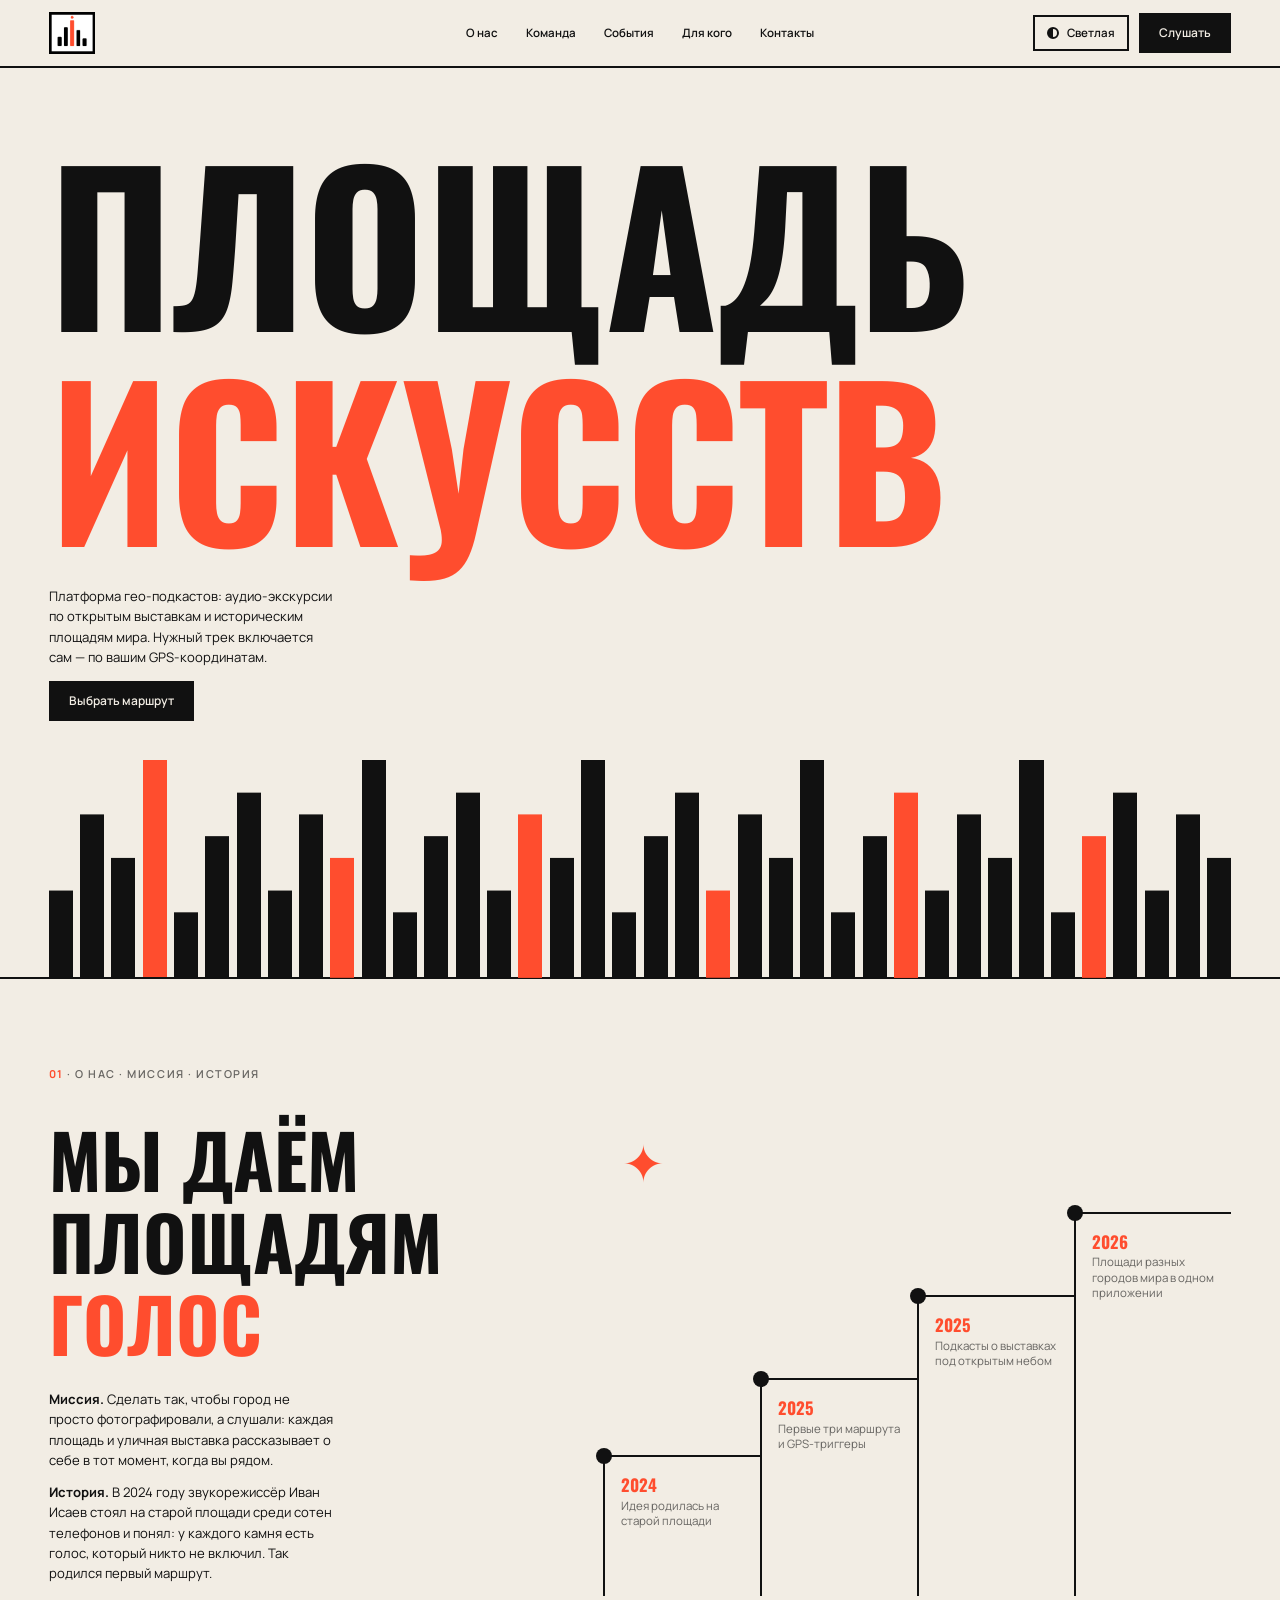
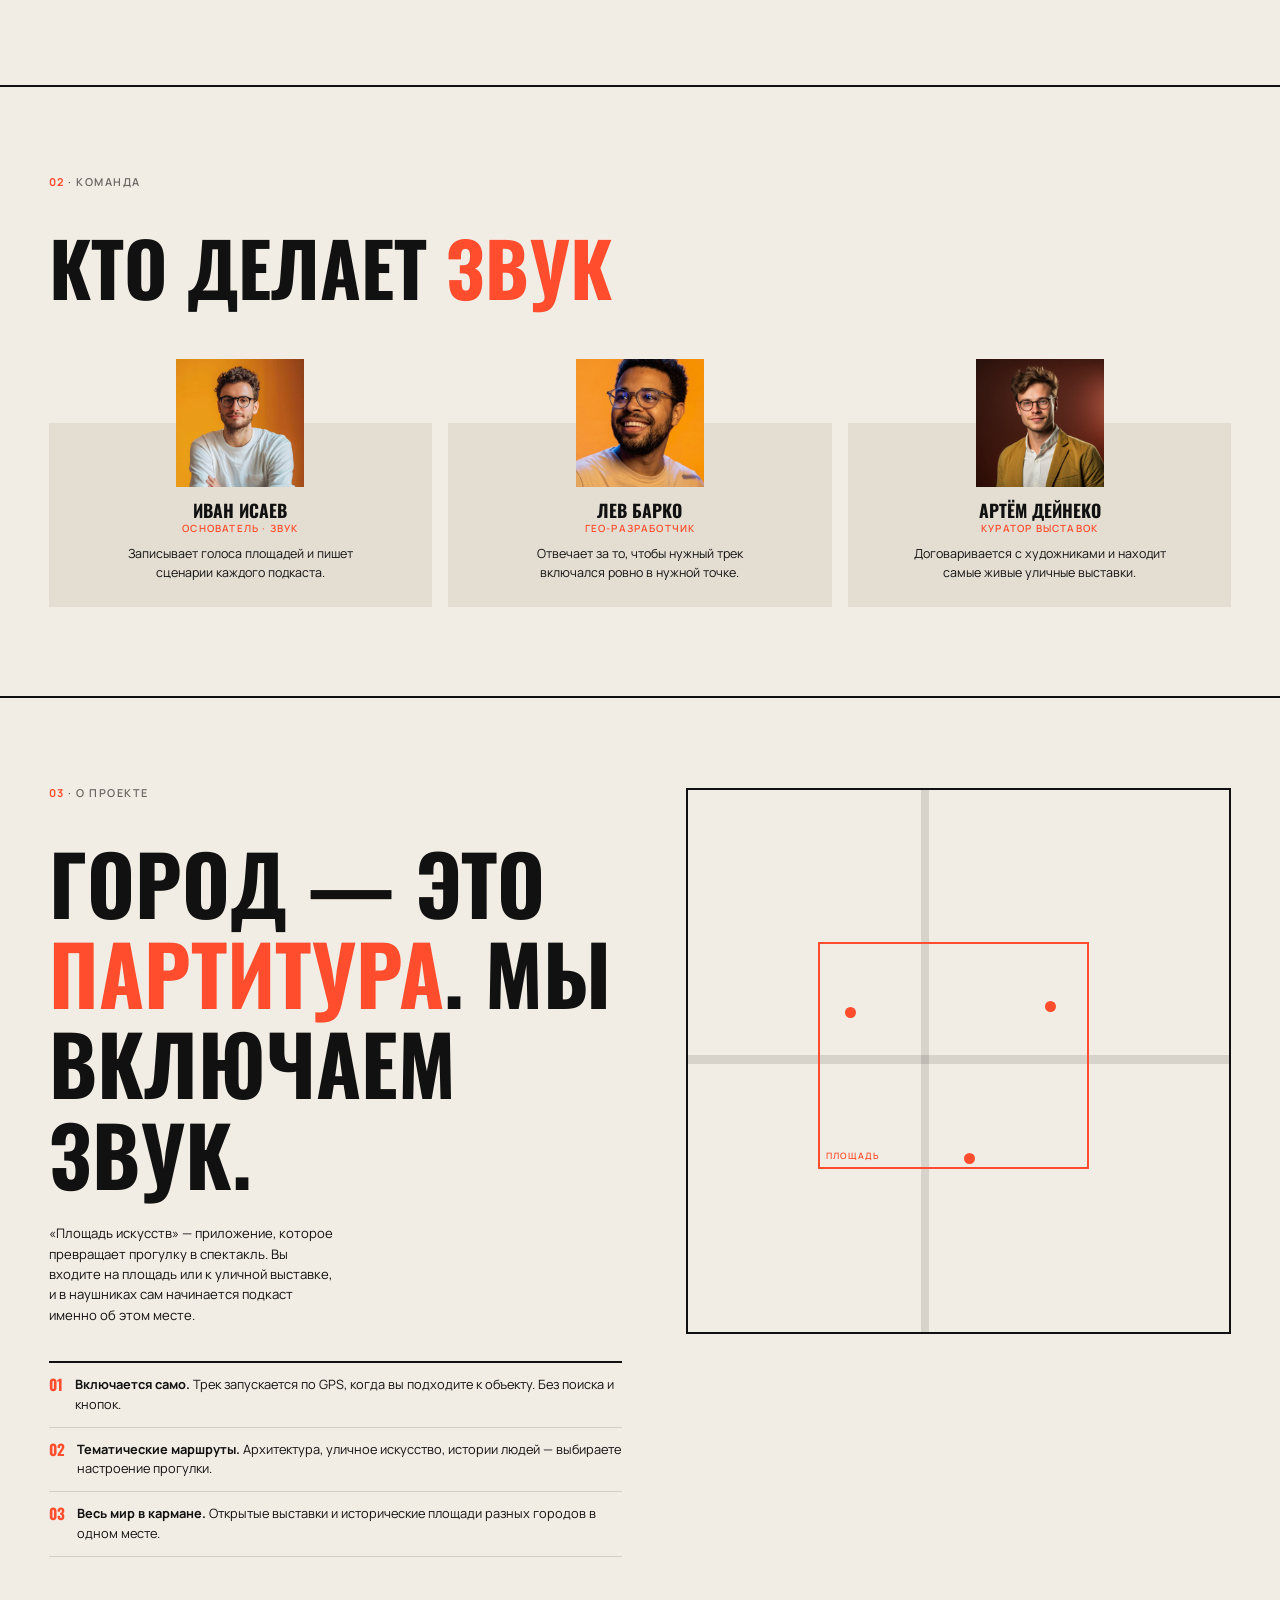
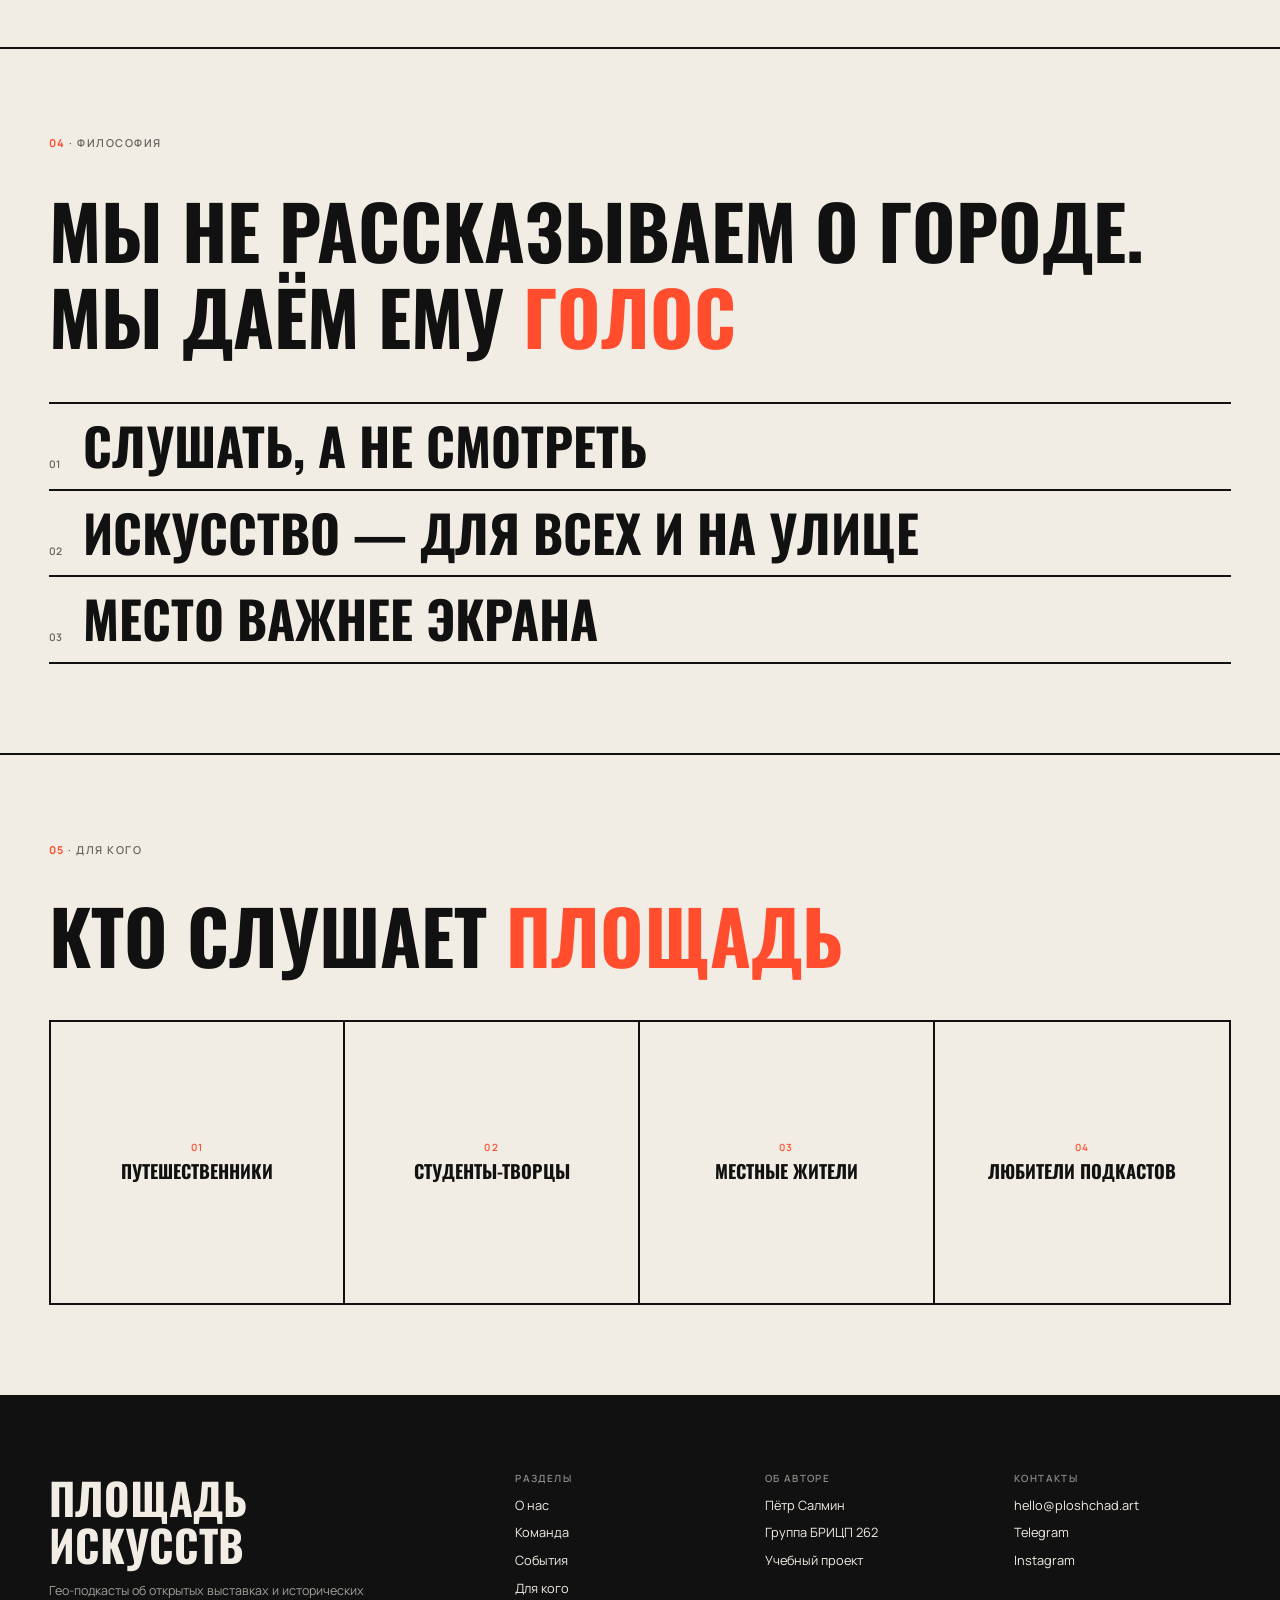
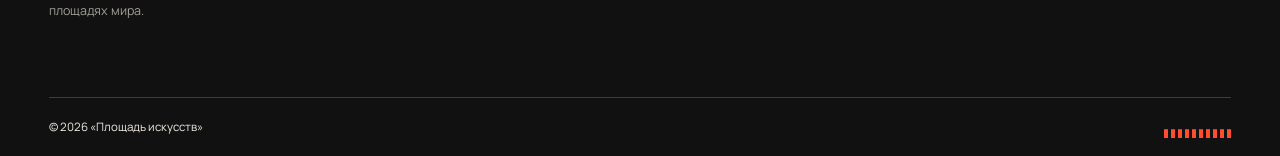
<file: index.html>
<!DOCTYPE html>
<html lang="ru">
<head>
  <meta charset="utf-8">
  <meta name="viewport" content="width=device-width, initial-scale=1, viewport-fit=cover">
  <title>Площадь искусств</title>
  <link rel="stylesheet" href="css/style.css">
</head>
<body>

  <input
    type="checkbox"
    id="theme"
    class="tg"
    aria-label="Включить светлую тему"
  >

  <header>
    <a class="logo" href="#top">
      <img class="logo-light" src="img/Frame 39.png" alt="Площадь искусств">
      <img class="logo-dark" src="img/Frame 40.png" alt="Площадь искусств">
    </a>

    <nav>
      <a href="#about">О нас</a>
      <a href="#team">Команда</a>
      <a href="#project">События</a>
      <a href="#audience">Для кого</a>
      <a href="#footer">Контакты</a>
    </nav>

    <div class="hr">
      <label class="theme" for="theme">
        <i></i>
        <span class="t1">Светлая</span>
        <span class="t2">Тёмная</span>
      </label>
      <a class="btn" href="#project">Слушать</a>
    </div>
  </header>

  <section class="hero" id="top">
    <div class="hm" tabindex="0">
      <h1>
        <span>Площадь</span>
        <span>Искусств</span>
      </h1>

      <p>
        Платформа гео-подкастов: аудио-экскурсии по открытым выставкам и
        историческим площадям мира. Нужный трек включается сам —
        по вашим GPS-координатам.
      </p>

      <a class="btn" href="#project">Выбрать маршрут</a>

      <div class="eq" aria-hidden="true">
        <i></i><i></i><i></i><i></i><i></i><i></i><i></i><i></i>
        <i></i><i></i><i></i><i></i><i></i><i></i><i></i><i></i>
        <i></i><i></i><i></i><i></i><i></i><i></i><i></i><i></i>
        <i></i><i></i><i></i><i></i><i></i><i></i><i></i><i></i>
        <i></i><i></i><i></i><i></i><i></i><i></i>
      </div>
    </div>
  </section>

  <section id="about">
    <p class="k"><b>01</b> · О нас · миссия · история</p>

    <div class="abt">
      <div class="l">
        <h2>Мы даём площадям<br><em>голос</em></h2>

        <div class="txt">
          <p>
            <strong>Миссия.</strong> Сделать так, чтобы город не просто
            фотографировали, а слушали: каждая площадь и уличная выставка
            рассказывает о себе в тот момент, когда вы рядом.
          </p>
          <p>
            <strong>История.</strong> В 2024 году звукорежиссёр Иван Исаев
            стоял на старой площади среди сотен телефонов и понял: у каждого
            камня есть голос, который никто не включил. Так родился первый
            маршрут.
          </p>
        </div>
      </div>

      <div class="r">
        <span class="star" aria-hidden="true">✦</span>

        <ol class="tl">
          <li>
            <span class="d"></span>
            <b>2024</b>
            <small>Идея родилась на старой площади</small>
          </li>
          <li>
            <span class="d"></span>
            <b>2025</b>
            <small>Первые три маршрута и GPS-триггеры</small>
          </li>
          <li>
            <span class="d"></span>
            <b>2025</b>
            <small>Подкасты о выставках под открытым небом</small>
          </li>
          <li>
            <span class="d"></span>
            <b>2026</b>
            <small>Площади разных городов мира в одном приложении</small>
          </li>
        </ol>
      </div>
    </div>
  </section>

  <section id="team">
    <p class="k"><b>02</b> · Команда</p>
    <h2>Кто делает <em>звук</em></h2>

    <div class="team">
      <div class="person">
        <img class="ph" src="img/ivan-isaev.jpg" alt="Иван Исаев">
        <h3>Иван Исаев</h3>
        <small>Основатель · звук</small>
        <p>Записывает голоса площадей и пишет сценарии каждого подкаста.</p>
      </div>

      <div class="person">
        <img class="ph" src="img/лев-барко.jpg" alt="Лев Барко">
        <h3>Лев Барко</h3>
        <small>Гео-разработчик</small>
        <p>Отвечает за то, чтобы нужный трек включался ровно в нужной точке.</p>
      </div>

      <div class="person">
        <img class="ph" src="img/артём-дейнеко.jpg" alt="Артём Дейнеко">
        <h3>Артём Дейнеко</h3>
        <small>Куратор выставок</small>
        <p>Договаривается с художниками и находит самые живые уличные выставки.</p>
      </div>
    </div>
  </section>

  <section id="project">
    <div class="two">
      <div>
        <p class="k"><b>03</b> · О проекте</p>
        <h2>Город — это <em>партитура</em>. Мы включаем звук.</h2>

        <p class="txt">
          «Площадь искусств» — приложение, которое превращает прогулку
          в спектакль. Вы входите на площадь или к уличной выставке,
          и в наушниках сам начинается подкаст именно об этом месте.
        </p>

        <ul class="utp">
          <li>
            <b>01</b>
            <span><strong>Включается само.</strong> Трек запускается по GPS,
            когда вы подходите к объекту. Без поиска и кнопок.</span>
          </li>
          <li>
            <b>02</b>
            <span><strong>Тематические маршруты.</strong> Архитектура,
            уличное искусство, истории людей — выбираете настроение прогулки.</span>
          </li>
          <li>
            <b>03</b>
            <span><strong>Весь мир в кармане.</strong> Открытые выставки
            и исторические площади разных городов в одном месте.</span>
          </li>
        </ul>
      </div>

      <div class="map" aria-label="Карта маршрута">
        <div class="s s1"></div>
        <div class="s s2"></div>
        <div class="sq">ПЛОЩАДЬ</div>

        <div class="pin" tabindex="0" style="top:41%; left:30%">
          <span class="dot"></span>
          <span class="card">
            <b>Голоса площади</b>
            <small>14 мин · в 320 м от вас</small>
            <span class="play">▶ Play</span>
          </span>
        </div>

        <div class="pin" tabindex="0" style="top:40%; left:67%">
          <span class="dot"></span>
          <span class="card">
            <b>Эхо фонтанов</b>
            <small>9 мин · в 540 м от вас</small>
            <span class="play">▶ Play</span>
          </span>
        </div>

        <div class="pin" tabindex="0" style="top:68%; left:52%">
          <span class="dot"></span>
          <span class="card">
            <b>Ночной обход</b>
            <small>21 мин · в 900 м от вас</small>
            <span class="play">▶ Play</span>
          </span>
        </div>
      </div>
    </div>
  </section>

  <section class="phil" id="philosophy">
    <p class="k"><b>04</b> · Философия</p>
    <h2>Мы не рассказываем о городе.<br>Мы даём ему <em>голос</em></h2>

    <ul>
      <li><span>01</span><div>Слушать, а не смотреть</div></li>
      <li><span>02</span><div>Искусство — для всех и на улице</div></li>
      <li><span>03</span><div>Место важнее экрана</div></li>
    </ul>
  </section>

    <section id="audience">
    <p class="k"><b>05</b> · Для кого</p>
    <h2>Кто слушает <em>площадь</em></h2>

    <div class="aud">
      <div class="aud-card">
        <img class="aud-img" src="img/travellers.jpg" alt="Путешественники">
        <div class="aud-content">
          <b class="aud-num">01</b>
          <div class="aud-info">
            <h3>Путешественники</h3>
            <p>Хотят понять город, а не просто отметить его в списке.</p>
          </div>
        </div>
      </div>

      <div class="aud-card">
        <img class="aud-img" src="img/students.jpg" alt="Студенты-творцы">
        <div class="aud-content">
          <b class="aud-num">02</b>
          <div class="aud-info">
            <h3>Студенты-творцы</h3>
            <p>Дизайнеры, архитекторы и искусствоведы ищут живые референсы.</p>
          </div>
        </div>
      </div>

      <div class="aud-card">
        <img class="aud-img" src="img/mestnie.jpg" alt="Местные жители">
        <div class="aud-content">
          <b class="aud-num">03</b>
          <div class="aud-info">
            <h3>Местные жители</h3>
            <p>Открывают знакомый двор по-новому по дороге на работу.</p>
          </div>
        </div>
      </div>

      <div class="aud-card">
        <img class="aud-img" src="img/podkasts.jpg" alt="Любители подкастов">
        <div class="aud-content">
          <b class="aud-num">04</b>
          <div class="aud-info">
            <h3>Любители подкастов</h3>
            <p>Ценят истории, которые можно слушать на ходу.</p>
          </div>
        </div>
      </div>
    </div>
  </section>

  <footer id="footer">
    <div class="fc">
      <div>
        <div class="o">Площадь<br>искусств</div>
        <p class="sub">Гео-подкасты об открытых выставках и исторических площадях мира.</p>
      </div>

      <div>
        <h4>Разделы</h4>
        <ul>
          <li><a href="#about">О нас</a></li>
          <li><a href="#team">Команда</a></li>
          <li><a href="#project">События</a></li>
          <li><a href="#audience">Для кого</a></li>
        </ul>
      </div>

      <div>
        <h4>Об авторе</h4>
        <ul>
          <li>Пётр Салмин</li>
          <li>Группа БРИЦП 262</li>
          <li>Учебный проект</li>
        </ul>
      </div>

      <div>
        <h4>Контакты</h4>
        <ul>
          <li><a href="#top">hello@ploshchad.art</a></li>
          <li><a href="#top">Telegram</a></li>
          <li><a href="#top">Instagram</a></li>
        </ul>
      </div>
    </div>

    <div class="fb">
      <span>© 2026 «Площадь искусств»</span>
      <span class="mini" aria-hidden="true">
        <i></i><i></i><i></i><i></i><i></i><i></i><i></i><i></i><i></i><i></i>
      </span>
    </div>
  </footer>

</body>
</html>
</file>
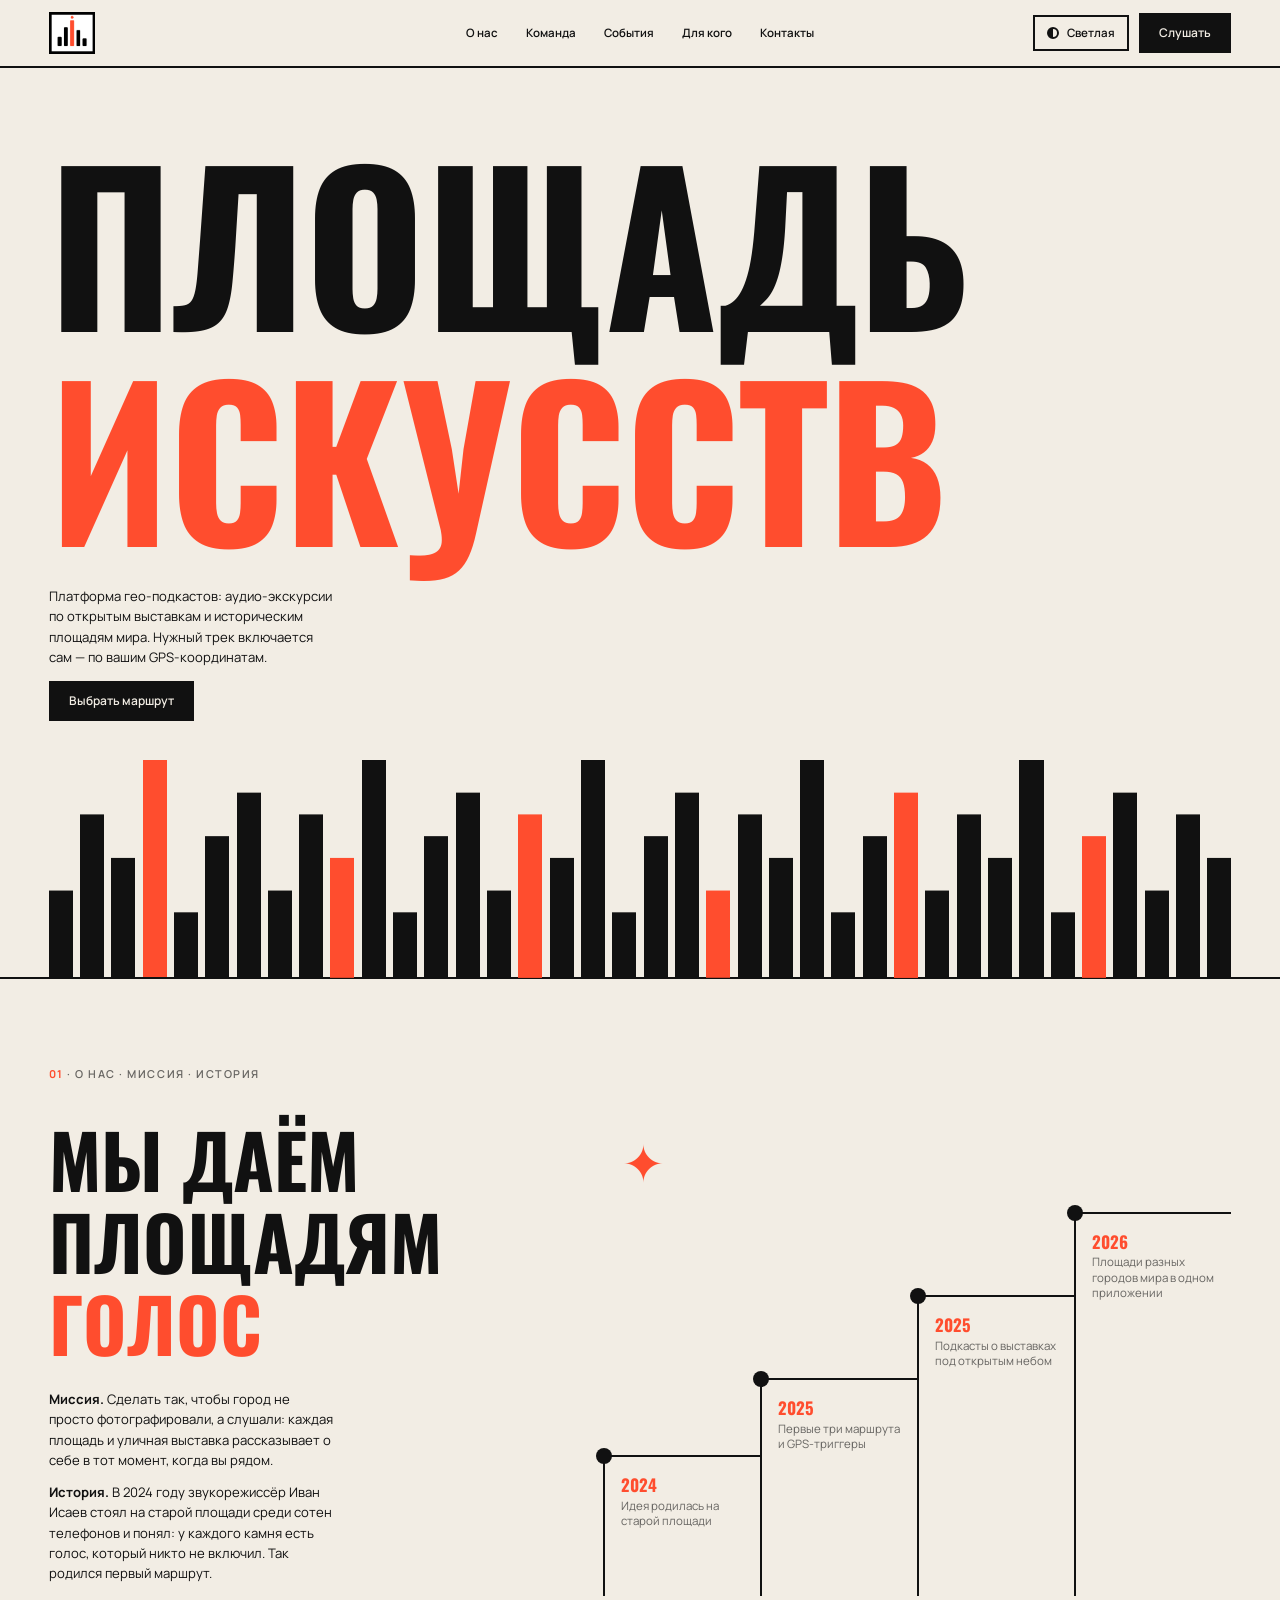
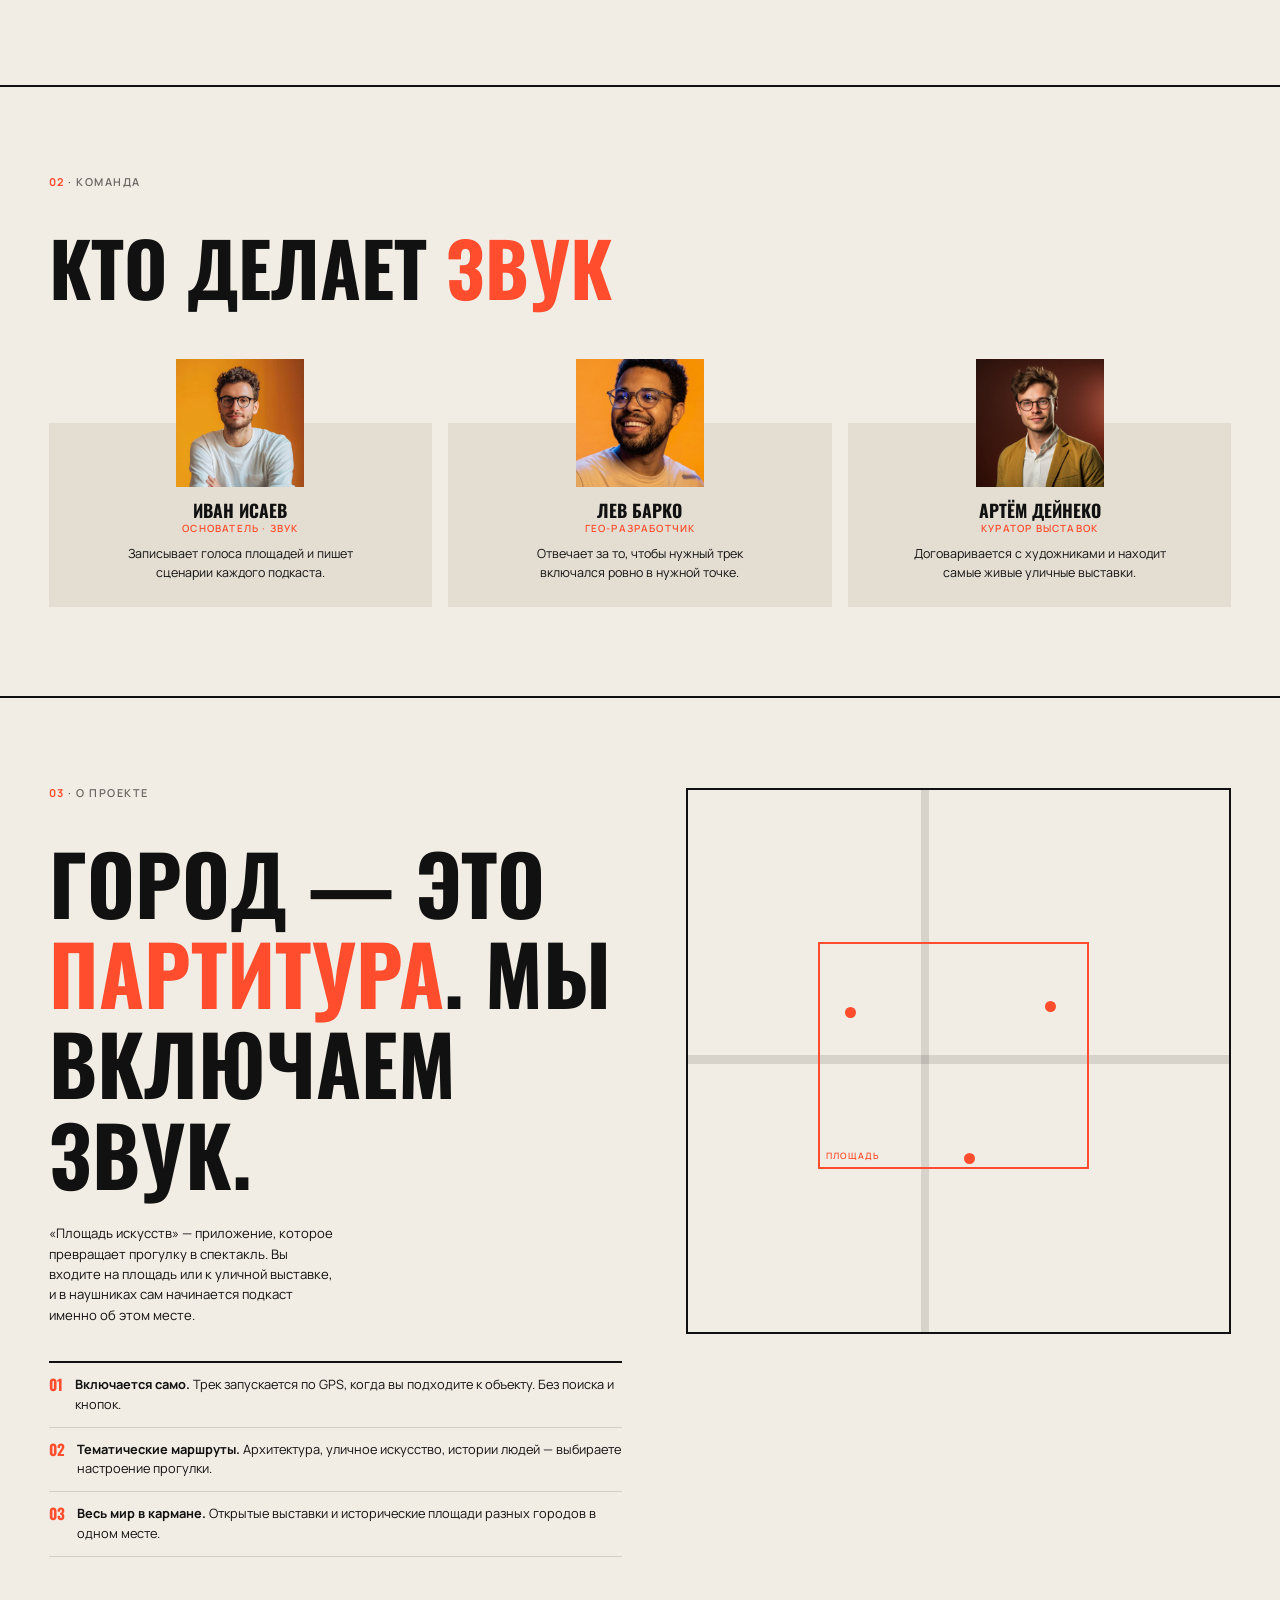
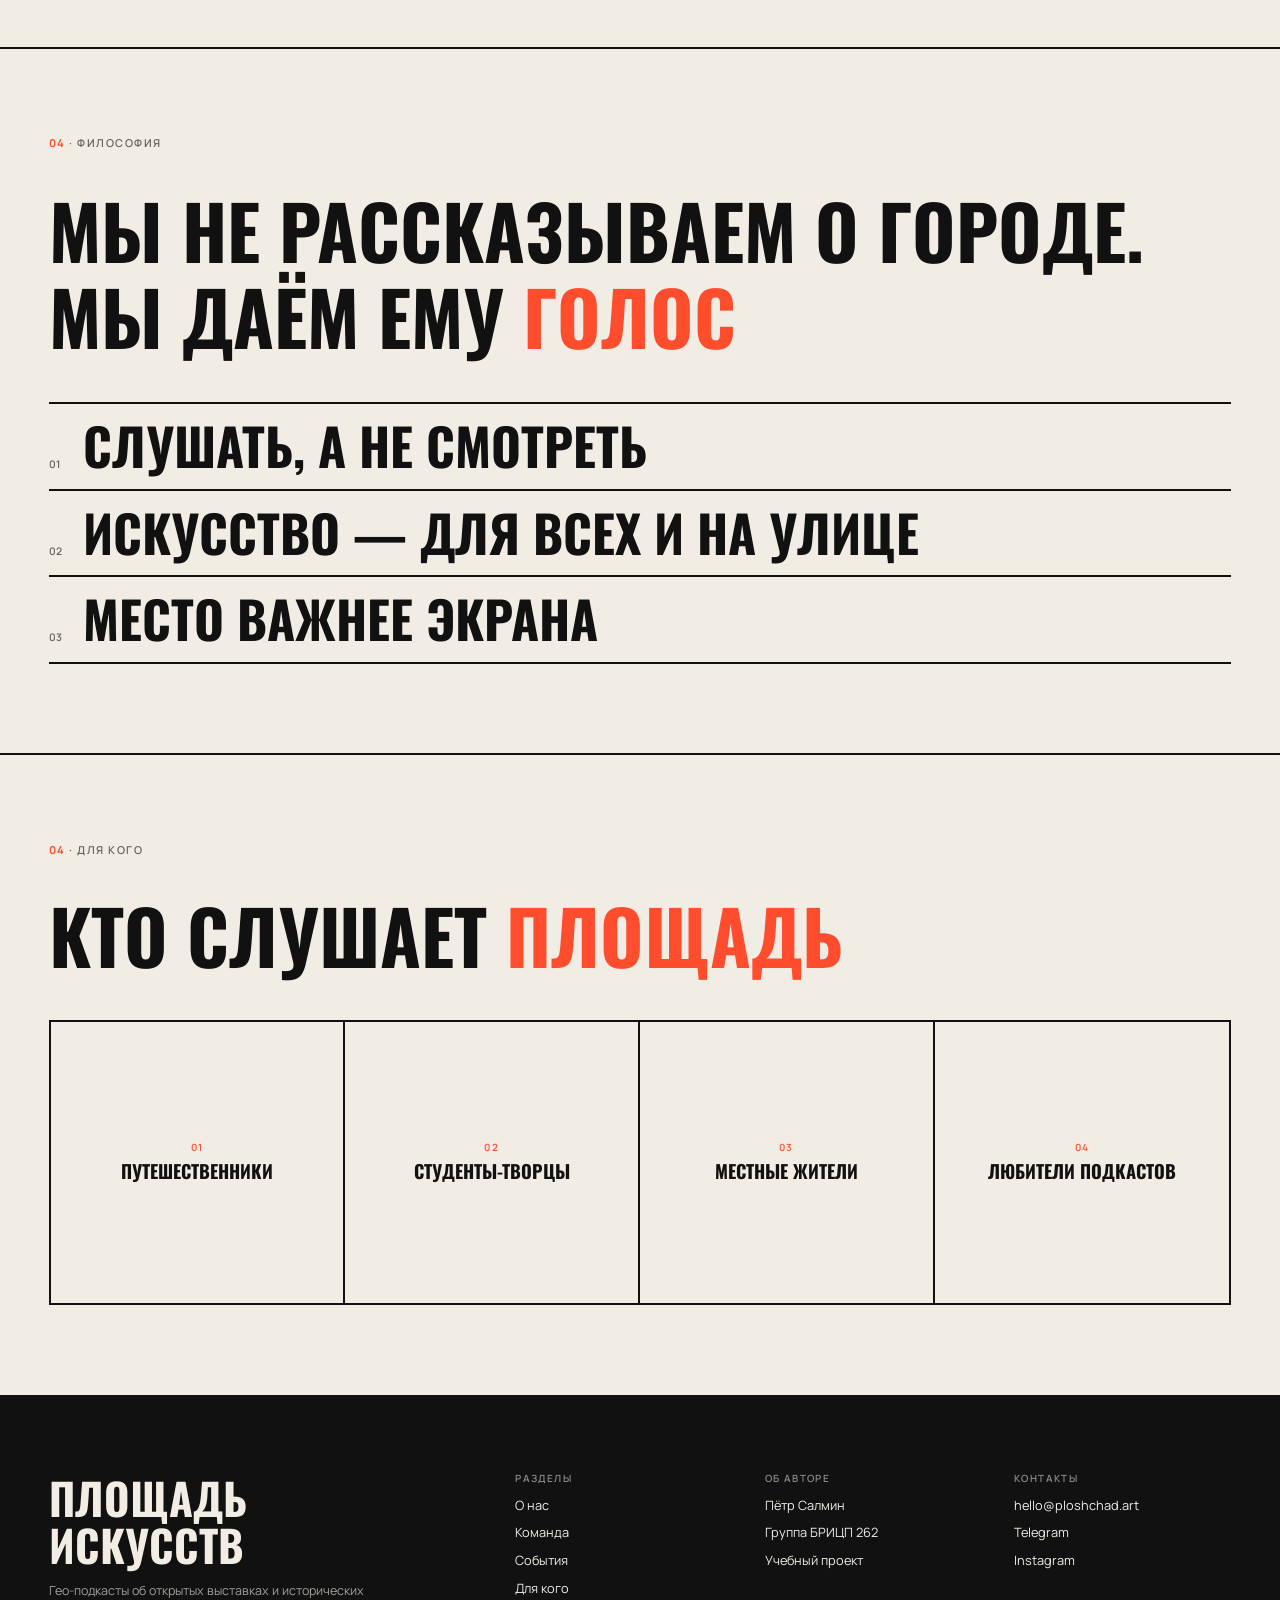
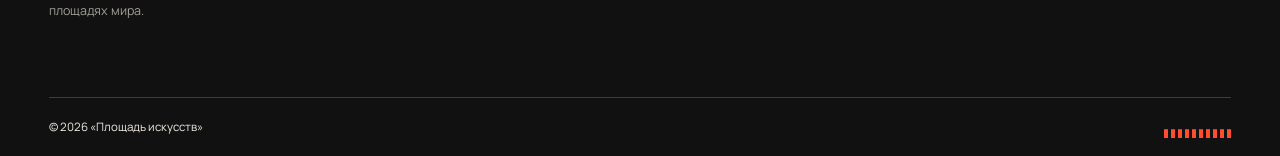
<file: main.html>
<!DOCTYPE html>
<html lang="ru">
<head>
  <meta charset="utf-8">
  <meta name="viewport" content="width=device-width, initial-scale=1, viewport-fit=cover">
  <title>Площадь искусств</title>
  <link rel="stylesheet" href="css/style.css">
</head>
<body>

  <input
    type="checkbox"
    id="theme"
    class="tg"
    aria-label="Включить светлую тему"
  >

  <header>
    <a class="logo" href="#top">
      <img class="logo-light" src="img/Frame 39.png" alt="Площадь искусств">
      <img class="logo-dark" src="img/Frame 40.png" alt="Площадь искусств">
    </a>

    <nav>
      <a href="#about">О нас</a>
      <a href="#team">Команда</a>
      <a href="#project">События</a>
      <a href="#audience">Для кого</a>
      <a href="#footer">Контакты</a>
    </nav>

    <div class="hr">
      <label class="theme" for="theme">
        <i></i>
        <span class="t1">Светлая</span>
        <span class="t2">Тёмная</span>
      </label>
      <a class="btn" href="#project">Слушать</a>
    </div>
  </header>

  <section class="hero" id="top">
    <div class="hm" tabindex="0">
      <h1>
        <span>Площадь</span>
        <span>Искусств</span>
      </h1>

      <p>
        Платформа гео-подкастов: аудио-экскурсии по открытым выставкам и
        историческим площадям мира. Нужный трек включается сам —
        по вашим GPS-координатам.
      </p>

      <a class="btn" href="#project">Выбрать маршрут</a>

      <div class="eq" aria-hidden="true">
        <i></i><i></i><i></i><i></i><i></i><i></i><i></i><i></i>
        <i></i><i></i><i></i><i></i><i></i><i></i><i></i><i></i>
        <i></i><i></i><i></i><i></i><i></i><i></i><i></i><i></i>
        <i></i><i></i><i></i><i></i><i></i><i></i><i></i><i></i>
        <i></i><i></i><i></i><i></i><i></i><i></i>
      </div>
    </div>
  </section>

  <section id="about">
    <p class="k"><b>01</b> · О нас · миссия · история</p>

    <div class="abt">
      <div class="l">
        <h2>Мы даём площадям<br><em>голос</em></h2>

        <div class="txt">
          <p>
            <strong>Миссия.</strong> Сделать так, чтобы город не просто
            фотографировали, а слушали: каждая площадь и уличная выставка
            рассказывает о себе в тот момент, когда вы рядом.
          </p>
          <p>
            <strong>История.</strong> В 2024 году звукорежиссёр Иван Исаев
            стоял на старой площади среди сотен телефонов и понял: у каждого
            камня есть голос, который никто не включил. Так родился первый
            маршрут.
          </p>
        </div>
      </div>

      <div class="r">
        <span class="star" aria-hidden="true">✦</span>

        <ol class="tl">
          <li>
            <span class="d"></span>
            <b>2024</b>
            <small>Идея родилась на старой площади</small>
          </li>
          <li>
            <span class="d"></span>
            <b>2025</b>
            <small>Первые три маршрута и GPS-триггеры</small>
          </li>
          <li>
            <span class="d"></span>
            <b>2025</b>
            <small>Подкасты о выставках под открытым небом</small>
          </li>
          <li>
            <span class="d"></span>
            <b>2026</b>
            <small>Площади разных городов мира в одном приложении</small>
          </li>
        </ol>
      </div>
    </div>
  </section>

  <section id="team">
    <p class="k"><b>02</b> · Команда</p>
    <h2>Кто делает <em>звук</em></h2>

    <div class="team">
      <div class="person">
        <img class="ph" src="img/ivan-isaev.jpg" alt="Иван Исаев">
        <h3>Иван Исаев</h3>
        <small>Основатель · звук</small>
        <p>Записывает голоса площадей и пишет сценарии каждого подкаста.</p>
      </div>

      <div class="person">
        <img class="ph" src="img/лев-барко.jpg" alt="Лев Барко">
        <h3>Лев Барко</h3>
        <small>Гео-разработчик</small>
        <p>Отвечает за то, чтобы нужный трек включался ровно в нужной точке.</p>
      </div>

      <div class="person">
        <img class="ph" src="img/артём-дейнеко.jpg" alt="Артём Дейнеко">
        <h3>Артём Дейнеко</h3>
        <small>Куратор выставок</small>
        <p>Договаривается с художниками и находит самые живые уличные выставки.</p>
      </div>
    </div>
  </section>

  <section id="project">
    <div class="two">
      <div>
        <p class="k"><b>03</b> · О проекте</p>
        <h2>Город — это <em>партитура</em>. Мы включаем звук.</h2>

        <p class="txt">
          «Площадь искусств» — приложение, которое превращает прогулку
          в спектакль. Вы входите на площадь или к уличной выставке,
          и в наушниках сам начинается подкаст именно об этом месте.
        </p>

        <ul class="utp">
          <li>
            <b>01</b>
            <span><strong>Включается само.</strong> Трек запускается по GPS,
            когда вы подходите к объекту. Без поиска и кнопок.</span>
          </li>
          <li>
            <b>02</b>
            <span><strong>Тематические маршруты.</strong> Архитектура,
            уличное искусство, истории людей — выбираете настроение прогулки.</span>
          </li>
          <li>
            <b>03</b>
            <span><strong>Весь мир в кармане.</strong> Открытые выставки
            и исторические площади разных городов в одном месте.</span>
          </li>
        </ul>
      </div>

      <div class="map" aria-label="Карта маршрута">
        <div class="s s1"></div>
        <div class="s s2"></div>
        <div class="sq">ПЛОЩАДЬ</div>

        <div class="pin" tabindex="0" style="top:41%; left:30%">
          <span class="dot"></span>
          <span class="card">
            <b>Голоса площади</b>
            <small>14 мин · в 320 м от вас</small>
            <span class="play">▶ Play</span>
          </span>
        </div>

        <div class="pin" tabindex="0" style="top:40%; left:67%">
          <span class="dot"></span>
          <span class="card">
            <b>Эхо фонтанов</b>
            <small>9 мин · в 540 м от вас</small>
            <span class="play">▶ Play</span>
          </span>
        </div>

        <div class="pin" tabindex="0" style="top:68%; left:52%">
          <span class="dot"></span>
          <span class="card">
            <b>Ночной обход</b>
            <small>21 мин · в 900 м от вас</small>
            <span class="play">▶ Play</span>
          </span>
        </div>
      </div>
    </div>
  </section>

  <section class="phil" id="philosophy">
    <p class="k"><b>04</b> · Философия</p>
    <h2>Мы не рассказываем о городе.<br>Мы даём ему <em>голос</em></h2>

    <ul>
      <li><span>01</span><div>Слушать, а не смотреть</div></li>
      <li><span>02</span><div>Искусство — для всех и на улице</div></li>
      <li><span>03</span><div>Место важнее экрана</div></li>
    </ul>
  </section>

    <section id="audience">
    <p class="k"><b>04</b> · Для кого</p>
    <h2>Кто слушает <em>площадь</em></h2>

    <div class="aud">
      <div class="aud-card">
        <img class="aud-img" src="img/travellers.jpg" alt="Путешественники">
        <div class="aud-content">
          <b class="aud-num">01</b>
          <div class="aud-info">
            <h3>Путешественники</h3>
            <p>Хотят понять город, а не просто отметить его в списке.</p>
          </div>
        </div>
      </div>

      <div class="aud-card">
        <img class="aud-img" src="img/students.jpg" alt="Студенты-творцы">
        <div class="aud-content">
          <b class="aud-num">02</b>
          <div class="aud-info">
            <h3>Студенты-творцы</h3>
            <p>Дизайнеры, архитекторы и искусствоведы ищут живые референсы.</p>
          </div>
        </div>
      </div>

      <div class="aud-card">
        <img class="aud-img" src="img/mestnie.jpg" alt="Местные жители">
        <div class="aud-content">
          <b class="aud-num">03</b>
          <div class="aud-info">
            <h3>Местные жители</h3>
            <p>Открывают знакомый двор по-новому по дороге на работу.</p>
          </div>
        </div>
      </div>

      <div class="aud-card">
        <img class="aud-img" src="img/podkasts.jpg" alt="Любители подкастов">
        <div class="aud-content">
          <b class="aud-num">04</b>
          <div class="aud-info">
            <h3>Любители подкастов</h3>
            <p>Ценят истории, которые можно слушать на ходу.</p>
          </div>
        </div>
      </div>
    </div>
  </section>

  <footer id="footer">
    <div class="fc">
      <div>
        <div class="o">Площадь<br>искусств</div>
        <p class="sub">Гео-подкасты об открытых выставках и исторических площадях мира.</p>
      </div>

      <div>
        <h4>Разделы</h4>
        <ul>
          <li><a href="#about">О нас</a></li>
          <li><a href="#team">Команда</a></li>
          <li><a href="#project">События</a></li>
          <li><a href="#audience">Для кого</a></li>
        </ul>
      </div>

      <div>
        <h4>Об авторе</h4>
        <ul>
          <li>Пётр Салмин</li>
          <li>Группа БРИЦП 262</li>
          <li>Учебный проект</li>
        </ul>
      </div>

      <div>
        <h4>Контакты</h4>
        <ul>
          <li><a href="#top">hello@ploshchad.art</a></li>
          <li><a href="#top">Telegram</a></li>
          <li><a href="#top">Instagram</a></li>
        </ul>
      </div>
    </div>

    <div class="fb">
      <span>© 2026 «Площадь искусств»</span>
      <span class="mini" aria-hidden="true">
        <i></i><i></i><i></i><i></i><i></i><i></i><i></i><i></i><i></i><i></i>
      </span>
    </div>
  </footer>

</body>
</html>
</file>
<file: css/style.css>
@import url("font.css");


:root {
  --bg:   #F2EDE4;
  --ink:  #111;
  --ac:   #FF4D2E;
  --line: rgba(17, 17, 17, .14);
  --mute: rgba(17, 17, 17, .62);
  --card: #E4DED2;
  --ph:   #D9D9D9;
  --pad:  clamp(20px, 3.8vw, 64px);

  box-sizing: border-box;
  padding-top:    env(safe-area-inset-top, 0px);
  padding-bottom: env(safe-area-inset-bottom, 0px);
}

@media (prefers-color-scheme: dark) {
  :root:not([data-theme="light"]) {
    --bg:   #0E0E0E;
    --ink:  #F2EDE4;
    --line: rgba(242, 237, 228, .16);
    --mute: rgba(242, 237, 228, .62);
    --card: #1B1B1B;
    --ph:   #333;
  }
}

:root[data-theme="dark"] {
  --bg:   #0E0E0E;
  --ink:  #F2EDE4;
  --line: rgba(242, 237, 228, .16);
  --mute: rgba(242, 237, 228, .62);
  --card: #1B1B1B;
  --ph:   #333;
}

:root:has(.tg:checked) {
  --bg:   #F2EDE4;
  --ink:  #111;
  --line: rgba(17, 17, 17, .14);
  --mute: rgba(17, 17, 17, .62);
  --card: #E4DED2;
  --ph:   #D9D9D9;
}


*,
*::before,
*::after {
  box-sizing: inherit;
}

html {
  scroll-behavior: smooth;
  scroll-padding-top: calc(env(safe-area-inset-top, 0px) + 56px);
}

body {
  margin: 0;
  background: var(--bg);
  color: var(--ink);
  font: 400 .95rem/1.55 Manrope, Arial, sans-serif;
  overflow-x: hidden;
}

h1, h2, h3, .o {
  font-family: Oswald, Impact, "Arial Narrow", sans-serif;
  text-transform: uppercase;
  font-weight: 700;
  margin: 0;
  line-height: 1.1;
}

h2 {
  font-size: clamp(2.2rem, 5.8vw, 6.2rem);
}

em {
  font-style: normal;
  color: var(--ac);
}

p {
  margin: 0 0 .9em;
}

a {
  color: inherit;
  text-decoration: none;
}

section {
  padding: clamp(48px, 7vw, 110px) var(--pad);
  border-bottom: 2px solid var(--ink);
}

/*компоненты*/
.k {
  font: 600 .68rem/1 Manrope, sans-serif;
  letter-spacing: .14em;
  text-transform: uppercase;
  color: var(--mute);
  margin: 0 0 clamp(20px, 3vw, 40px);
}

.k b {
  color: var(--ac);
}

.btn {
  display: inline-block;
  background: var(--ink);
  color: var(--bg);
  font: 600 .75rem/1 Manrope, sans-serif;
  padding: 12px 18px;
  border: 2px solid var(--ink);
  transition: background .25s, color .25s, border-color .25s;
}

.btn:hover {
  background: var(--ac);
  border-color: var(--ac);
  color: #111;
}

/*header*/
header {
  position: sticky;
  top: env(safe-area-inset-top, 0px);
  z-index: 20;
  display: grid;
  grid-template-columns: 1fr auto 1fr;
  align-items: center;
  gap: 16px;
  padding: 12px var(--pad);
  background: var(--bg);
  border-bottom: 2px solid var(--ink);
}

.logo {
  display: flex;
  align-items: center;
}

.logo img {
  height: clamp(28px, 4vw, 42px);
  width: auto;
  max-width: 100%;
}

.logo .logo-light { display: block; }
.logo .logo-dark  { display: none;  }

@media (prefers-color-scheme: dark) {
  :root:not([data-theme="light"]):not(:has(.tg:checked)) .logo-light { display: none;  }
  :root:not([data-theme="light"]):not(:has(.tg:checked)) .logo-dark  { display: block; }
}

:root[data-theme="dark"] .logo-light { display: none;  }
:root[data-theme="dark"] .logo-dark  { display: block; }

header nav {
  display: flex;
  gap: clamp(12px, 2.2vw, 32px);
  font: 600 .72rem/1 Manrope, sans-serif;
}

header nav a {
  position: relative;
}

header nav a::after {
  content: "";
  position: absolute;
  left: 0;
  right: 100%;
  bottom: -6px;
  height: 2px;
  background: var(--ac);
  transition: right .3s;
}

header nav a:hover::after {
  right: 0;
}

.hr {
  justify-self: end;
  display: flex;
  gap: 10px;
  align-items: center;
}

.tg {
  position: absolute;
  opacity: 0;
  pointer-events: none;
}

.tg:focus-visible + header .theme {
  outline: 2px solid var(--ac);
  outline-offset: 2px;
}

.theme {
  display: flex;
  align-items: center;
  gap: 8px;
  background: transparent;
  color: var(--ink);
  border: 2px solid var(--ink);
  padding: 10px 12px;
  font: 600 .72rem/1 Manrope, sans-serif;
  cursor: pointer;
  user-select: none;
  transition: background .25s, color .25s;
}

.theme:hover {
  background: var(--ink);
  color: var(--bg);
}

.theme .t2 {
  display: none;
}

.tg:checked ~ header .theme .t1 {
  display: none;
}

.tg:checked ~ header .theme .t2 {
  display: inline;
}

.theme i {
  width: 12px;
  height: 12px;
  border-radius: 50%;
  border: 2px solid currentColor;
  background: linear-gradient(90deg, currentColor 50%, transparent 50%);
  transition: transform .4s;
}

.theme:hover i {
  transform: rotate(180deg);
}

/*hero*/
.hero {
  padding-top:    clamp(32px, 5vw, 80px);
  padding-bottom: 0;
}

.hm {
  outline: none;
  cursor: crosshair;
}

.hero h1 {
  font-size: clamp(3.6rem, 16vw, 17rem);
  line-height: 1.05;
  letter-spacing: -.005em;
}

.hero h1 span {
  display: block;
}

.hero h1 span + span {
  color: var(--ac);
}

.hero p {
  max-width: 36ch;
  margin: clamp(14px, 2vw, 24px) 0 14px;
  font-size: .82rem;
}

.eq {
  display: flex;
  align-items: flex-end;
  gap: clamp(3px, .55vw, 9px);
  height: clamp(150px, 17vw, 300px);
  margin-top: clamp(20px, 3vw, 44px);
}

.eq i {
  flex: 1;
  height: 100%;
  background: var(--ink);
  transform-origin: bottom;
  transform: scaleY(var(--s, .5));
  animation: eq 1s ease-in-out infinite paused;
}

.eq i:nth-child(6n + 4) {
  background: var(--ac);
}

.eq i:nth-child(7n + 1) { --s: .4;  }
.eq i:nth-child(7n + 2) { --s: .75; }
.eq i:nth-child(7n + 3) { --s: .55; }
.eq i:nth-child(7n + 4) { --s: 1;   }
.eq i:nth-child(7n + 5) { --s: .3;  }
.eq i:nth-child(7n + 6) { --s: .65; }
.eq i:nth-child(7n)     { --s: .85; }

.eq i:nth-child(3n) {
  animation-duration: .7s;
  animation-delay: -.2s;
}
.eq i:nth-child(3n + 1) {
  animation-duration: 1.3s;
  animation-delay: -.7s;
}
.eq i:nth-child(5n) {
  animation-duration: .55s;
  animation-delay: -.4s;
}
.eq i:nth-child(2n) {
  animation-delay: -.1s;
}

.hm:hover .eq i,
.hm:focus-within .eq i {
  animation-play-state: running;
}

@keyframes eq {
  0%, 100% { transform: scaleY(var(--s)); }
  50%      { transform: scaleY(calc(1.05 - var(--s))); }
}

/*о нас*/
.abt {
  display: grid;
  grid-template-columns: minmax(0, 1fr) minmax(0, 1.25fr);
  gap: clamp(24px, 4vw, 64px);
  align-items: stretch;
}

.star {
  position: absolute;
  left: 3%;
  top: 4%;
  font-size: clamp(2rem, 4vw, 4rem);
  color: var(--ac);
  line-height: 1;
}

@keyframes spin {
  to { transform: rotate(360deg); }
}

.txt {
  max-width: 36ch;
  margin-top: clamp(16px, 2vw, 28px);
  font-size: .82rem;
}

.r {
  position: relative;
  display: flex;
  align-items: flex-end;
  min-height: clamp(290px, 30vw, 430px);
}

.tl {
  list-style: none;
  margin: 0;
  padding: 0;
  display: grid;
  grid-template-columns: repeat(4, 1fr);
  align-items: end;
  width: 100%;
}

.tl li:nth-child(1) { height: clamp(110px, 11vw,   160px); }
.tl li:nth-child(2) { height: clamp(170px, 17vw,   250px); }
.tl li:nth-child(3) { height: clamp(230px, 23.5vw, 340px); }
.tl li:nth-child(4) { height: clamp(290px, 30vw,   430px); }

.tl li {
  position: relative;
  text-align: left;
  padding: 20px 12px 14px 16px;
  border-top:  2px solid var(--ink);
  border-left: 2px solid var(--ink);
}

.tl .d {
  position: absolute;
  left: -9px;
  top: -9px;
  display: block;
  width: 16px;
  height: 16px;
  border-radius: 50%;
  background: var(--ink);
  transition: background .3s;
}

.tl .d::after {
  content: "";
  position: absolute;
  inset: 0;
  border-radius: 50%;
  animation: pu 2.4s ease-out infinite;
}

.tl li:hover .d {
  background: var(--ac);
}

.tl b {
  display: block;
  font: 700 1.05rem/1 Oswald, sans-serif;
  color: var(--ac);
}

.tl small {
  display: block;
  color: var(--mute);
  font-size: .72rem;
  line-height: 1.35;
  margin-top: 4px;
}

@keyframes pu {
  0%   { box-shadow: 0 0 0 0 var(--ac); }
  100% { box-shadow: 0 0 0 18px transparent; }
}


/*команда*/
.team {
  --s: clamp(80px, 10vw, 160px);
  display: grid;
  grid-template-columns: repeat(3, 1fr);
  gap: 16px;
  margin-top: calc(clamp(28px, 4vw, 56px) + var(--s) / 2);
}

.person {
  background: var(--card);
  padding: 0 20px 24px;
  text-align: center;
}

.ph {
  display: block;
  width: var(--s);
  height: var(--s);
  margin: calc(var(--s) / -2) auto 14px;
  object-fit: cover;
}

.person h3 {
  font-size: 1.1rem;
}

.person small {
  display: block;
  margin: 4px 0 10px;
  color: var(--ac);
  font: 600 .62rem/1 Manrope, sans-serif;
  letter-spacing: .12em;
  text-transform: uppercase;
}

.person p {
  margin: 0 auto;
  font-size: .78rem;
  max-width: 34ch;
}

/*о проекте*/
.two {
  display: grid;
  grid-template-columns: 1.05fr 1fr;
  gap: clamp(28px, 5vw, 80px);
  align-items: start;
}

.two h2 {
  font-size: clamp(2.2rem, 6.4vw, 6.8rem);
}

.utp {
  list-style: none;
  margin: clamp(20px, 3vw, 36px) 0 0;
  padding: 0;
  border-top: 2px solid var(--ink);
}

.utp li {
  display: flex;
  gap: 12px;
  padding: 12px 0;
  border-bottom: 1px solid var(--line);
  font-size: .8rem;
}

.utp b {
  font: 700 .95rem/1.2 Oswald, sans-serif;
  color: var(--ac);
}

.map {
  position: relative;
  aspect-ratio: 1;
  border: 2px solid var(--ink);
}

.map .s {
  position: absolute;
  background: var(--ink);
  opacity: .12;
}

.map .s1 { left: 0; right: 0; top: 49%; height: 1.6%; }
.map .s2 { top: 0; bottom: 0; left: 43%; width: 1.6%; }

.map .sq {
  position: absolute;
  inset: 28% 26% 30% 24%;
  border: 2px solid var(--ac);
  display: flex;
  align-items: flex-end;
  padding: 6px;
  font: 600 .55rem/1 Manrope, sans-serif;
  letter-spacing: .14em;
  color: var(--ac);
}

.pin {
  position: absolute;
  width: 44px;
  height: 44px;
  margin: -22px 0 0 -22px;
  display: grid;
  place-items: center;
  outline: none;
  cursor: pointer;
  z-index: 1;
}

.pin:hover,
.pin:focus {
  z-index: 5;
}

.pin .dot {
  width: 11px;
  height: 11px;
  border-radius: 50%;
  background: var(--ac);
  position: relative;
  transition: transform .3s;
}

.pin .dot::after {
  content: "";
  position: absolute;
  inset: 0;
  border-radius: 50%;
  animation: pu 2s ease-out infinite;
}

.pin:hover .dot,
.pin:focus .dot {
  transform: scale(1.5);
}

.card {
  position: absolute;
  bottom: calc(100% + 4px);
  left: 50%;
  width: 180px;
  padding: 12px;
  background: var(--ink);
  color: var(--bg);
  opacity: 0;
  visibility: hidden;
  transform: translate(-50%, 10px);
  transition: opacity .3s, transform .3s, visibility .3s;
  text-align: left;
}

.pin:hover .card,
.pin:focus .card {
  opacity: 1;
  visibility: visible;
  transform: translate(-50%, 0);
}

.card b {
  display: block;
  font: 700 1rem/1.1 Oswald, sans-serif;
  text-transform: uppercase;
}

.card small {
  display: block;
  margin: 3px 0 8px;
  font-size: .72rem;
  opacity: .75;
}

.play {
  display: inline-block;
  background: var(--ac);
  color: #111;
  font: 600 .72rem/1 Manrope, sans-serif;
  padding: 6px 11px;
  border-radius: 99px;
}

/*филисофия*/
.phil h2 {
  font-size: clamp(2.2rem, 5.8vw, 6.2rem);
  line-height: 1.15;
}

.phil ul {
  list-style: none;
  margin: clamp(24px, 3.5vw, 44px) 0 0;
  padding: 0;
  border-top: 2px solid var(--ink);
}

.phil li {
  display: flex;
  align-items: baseline;
  gap: 20px;
  padding: clamp(8px, 1.2vw, 16px) 0;
  border-bottom: 2px solid var(--ink);
  transition: padding-left .3s, color .3s;
}

.phil li:hover {
  padding-left: 20px;
  color: var(--ac);
}

.phil li span {
  font: 600 .65rem/1 Manrope, sans-serif;
  color: var(--mute);
  min-width: 2ch;
}

.phil li div {
  font: 700 clamp(1.6rem, 4vw, 4.2rem)/1.05 Oswald, sans-serif;
  text-transform: uppercase;
}

/*для кого*/
.aud {
  display: grid;
  grid-template-columns: repeat(4, 1fr);
  margin-top: clamp(24px, 3.5vw, 44px);
  border: 2px solid var(--ink);
}

.aud-card {
  position: relative;
  min-height: clamp(240px, 22vw, 340px);
  border-right: 2px solid var(--ink);
  overflow: hidden;
  transition: background .3s, color .3s;
}

.aud-card:last-child {
  border-right: 0;
}

.aud-img {
  position: absolute;
  inset: 0;
  width: 100%;
  height: 100%;
  object-fit: cover;
  opacity: 0;
  z-index: 1;
  transition: opacity .4s ease, transform .4s ease;
}

.aud-content {
  position: relative;
  z-index: 2;
  height: 100%;
  padding: 24px 20px;
  display: flex;
  flex-direction: column;
  justify-content: center;
  align-items: center;
  text-align: center;
  transition: all .3s ease;
}

.aud-num {
  font: 600 .62rem/1 Manrope, sans-serif;
  letter-spacing: .14em;
  color: var(--ac);
  margin-bottom: 8px;
  transition: all .3s ease;
}

.aud-info {
  display: flex;
  flex-direction: column;
  align-items: center;
  transition: all .3s ease;
}

.aud-info h3 {
  font-size: 1.15rem;
  margin: 0;
}

.aud-info p {
  margin: 0;
  font-size: .78rem;
  max-width: 30ch;
  opacity: 0;
  max-height: 0;
  overflow: hidden;
  transition: opacity .3s ease, max-height .3s ease, margin .3s ease;
}

.aud-card:hover {
  background: var(--ink);
  color: var(--bg);
}

.aud-card:hover .aud-img {
  opacity: 0.5;
  transform: scale(1.05);
}

.aud-card:hover .aud-content {
  justify-content: space-between; 
  align-items: flex-start;        
  text-align: left;
}

.aud-card:hover .aud-info {
  align-items: flex-start;
}

.aud-card:hover .aud-info p {
  opacity: 1;
  max-height: 100px;
  margin-top: 8px;
}

/*футер*/
footer {
  background: var(--ink);
  color: var(--bg);
  padding: clamp(40px, 6vw, 88px) var(--pad) 0;
}

.fc {
  display: grid;
  grid-template-columns: 2fr 1fr 1fr 1fr;
  gap: 32px;
}

footer .o {
  font-size: clamp(1.8rem, 3.4vw, 3.2rem);
  line-height: 1.1;
}

footer .sub {
  margin: 12px 0 0;
  font-size: .78rem;
  opacity: .65;
  max-width: 40ch;
}

footer h4 {
  margin: 0 0 12px;
  font: 600 .62rem/1 Manrope, sans-serif;
  letter-spacing: .14em;
  text-transform: uppercase;
  opacity: .55;
}

footer ul {
  list-style: none;
  margin: 0;
  padding: 0;
  display: grid;
  gap: 8px;
  font-size: .8rem;
}

footer a:hover {
  color: var(--ac);
}

.fb {
  display: flex;
  justify-content: space-between;
  align-items: center;
  gap: 16px;
  margin-top: clamp(40px, 6vw, 88px);
  padding: 18px 0;
  border-top: 1px solid rgba(128, 128, 128, .4);
  font-size: .72rem;
}

.mini {
  display: flex;
  align-items: flex-end;
  gap: 3px;
  height: 22px;
}

.mini i {
  width: 4px;
  height: 100%;
  background: var(--ac);
  transform-origin: bottom;
  transform: scaleY(.4);
  animation: eq .8s ease-in-out infinite;
  --s: .3;
}

.mini i:nth-child(2n) {
  animation-delay: -.3s;
  --s: .6;
}

.mini i:nth-child(3n) {
  animation-delay: -.55s;
  --s: .9;
}

@media (max-width: 860px) {
  header {
    grid-template-columns: 1fr auto;
  }

  header nav {
    display: none;
  }

  .two,
  .fc,
  .team {
    grid-template-columns: 1fr;
  }

  .team {
    gap: calc(var(--s) / 2 + 24px);
  }

  .abt {
    grid-template-columns: 1fr;
  }

  .r {
    min-height: 0;
    padding-top: 28px;
  }

  .tl {
    grid-template-columns: 1fr 1fr;
    row-gap: 28px;
    align-items: start;
  }

  .tl li:nth-child(n) {
    height: auto;
  }

  .star {
    left: auto;
    right: 0;
    top: -6px;
  }

  .aud {
    grid-template-columns: 1fr 1fr;
  }

  .aud-card:nth-child(2) {
    border-right: 0;
  }

  .aud-card:nth-child(-n + 2) {
    border-bottom: 2px solid var(--ink);
  }
}

@media (max-width: 480px) {
  header .theme span,
  .tg:checked ~ header .theme .t2 {
    display: none;
  }

  .aud {
    grid-template-columns: 1fr;
  }

  .aud-card {
    border-right: 0;
    border-bottom: 2px solid var(--ink);
  }

  .aud-card:last-child {
    border-bottom: 0;
  }
}

@media (prefers-reduced-motion: reduce) {
  *,
  *::before,
  *::after {
    animation: none !important;
    transition: none !important;
  }
}
</file>
